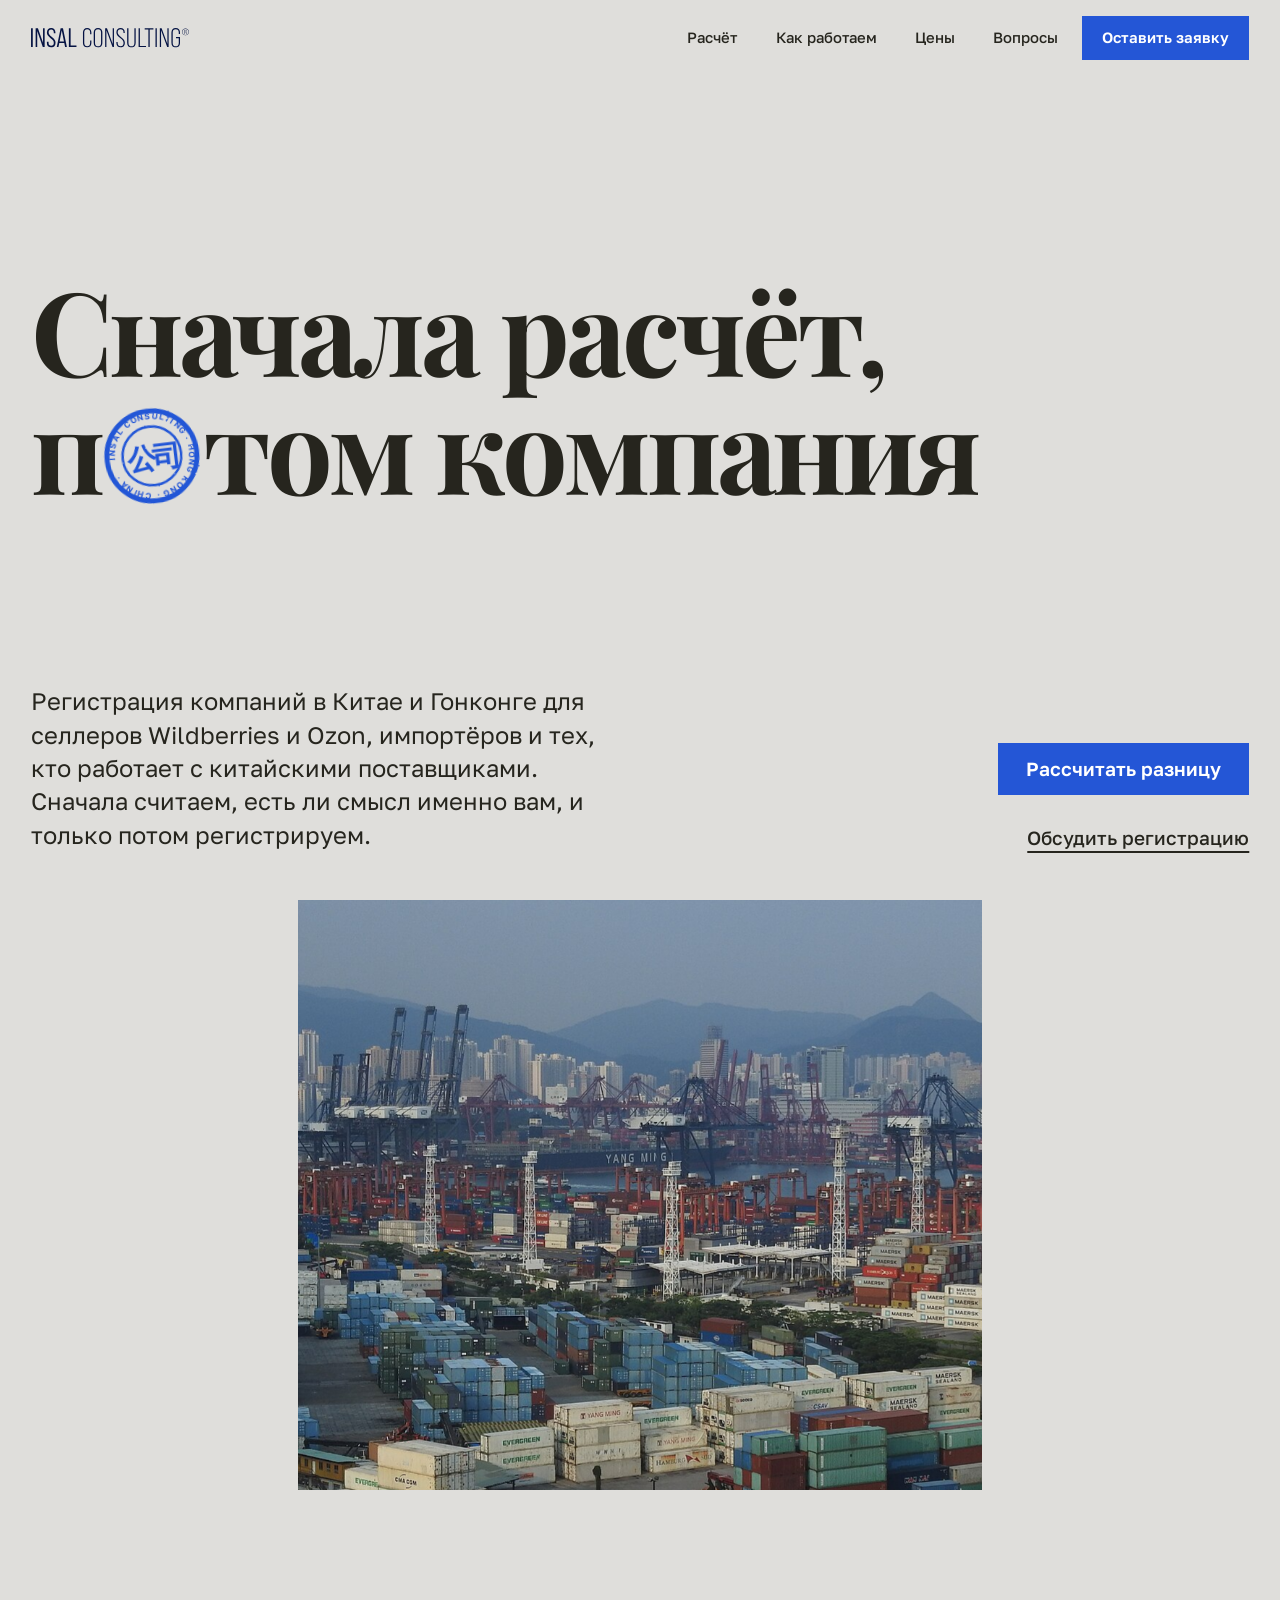
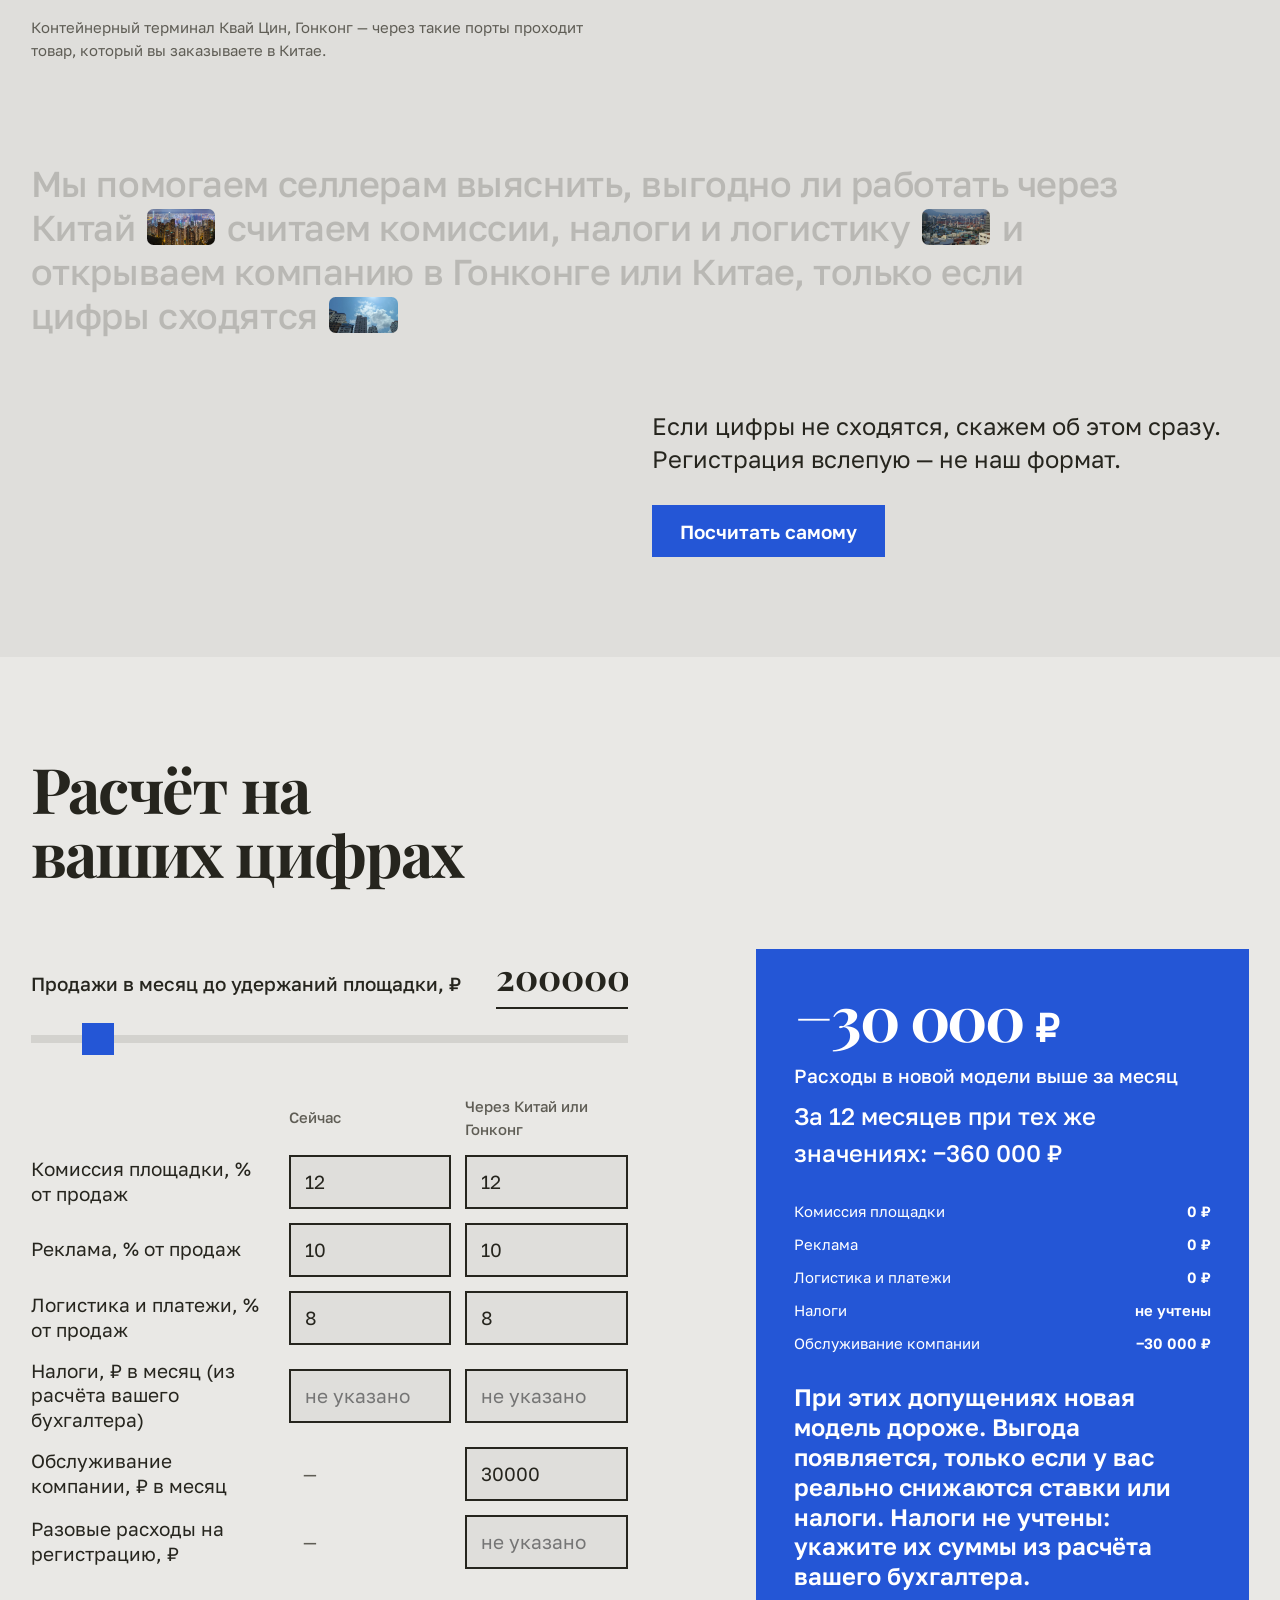
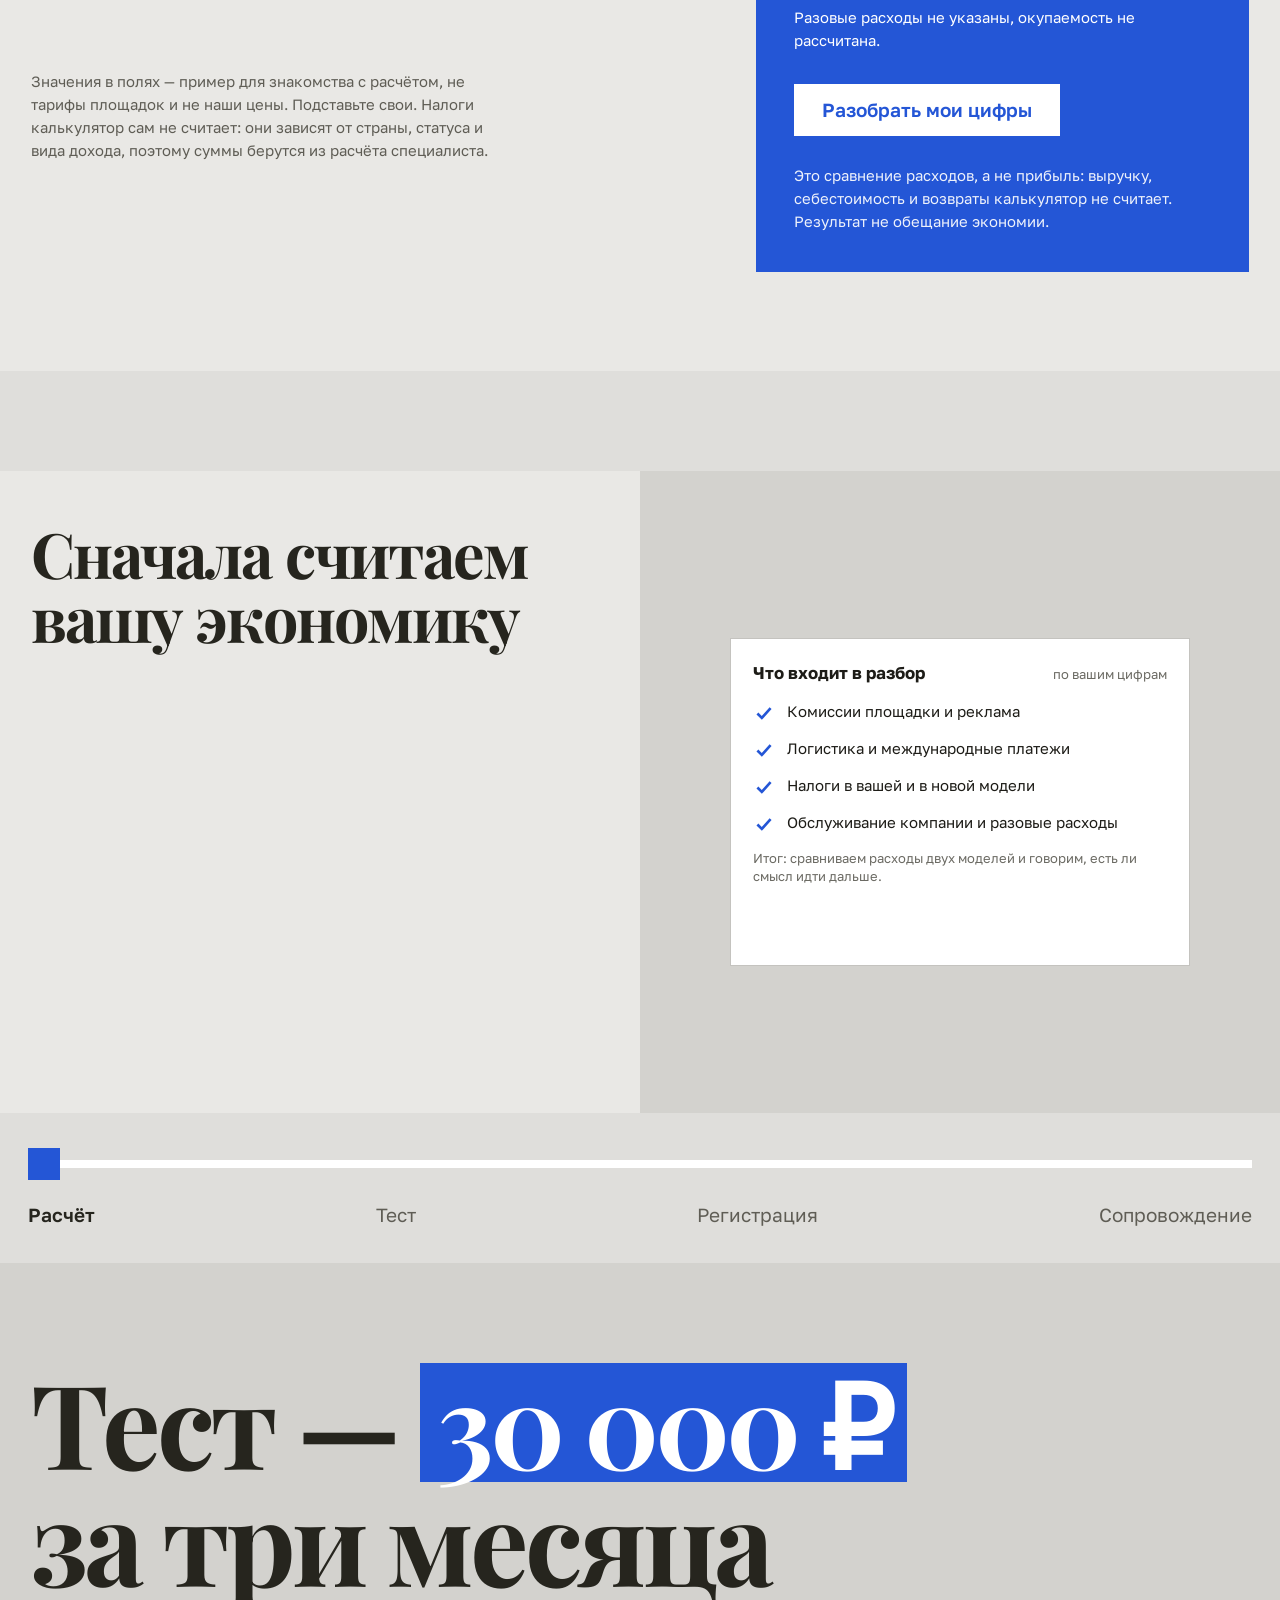
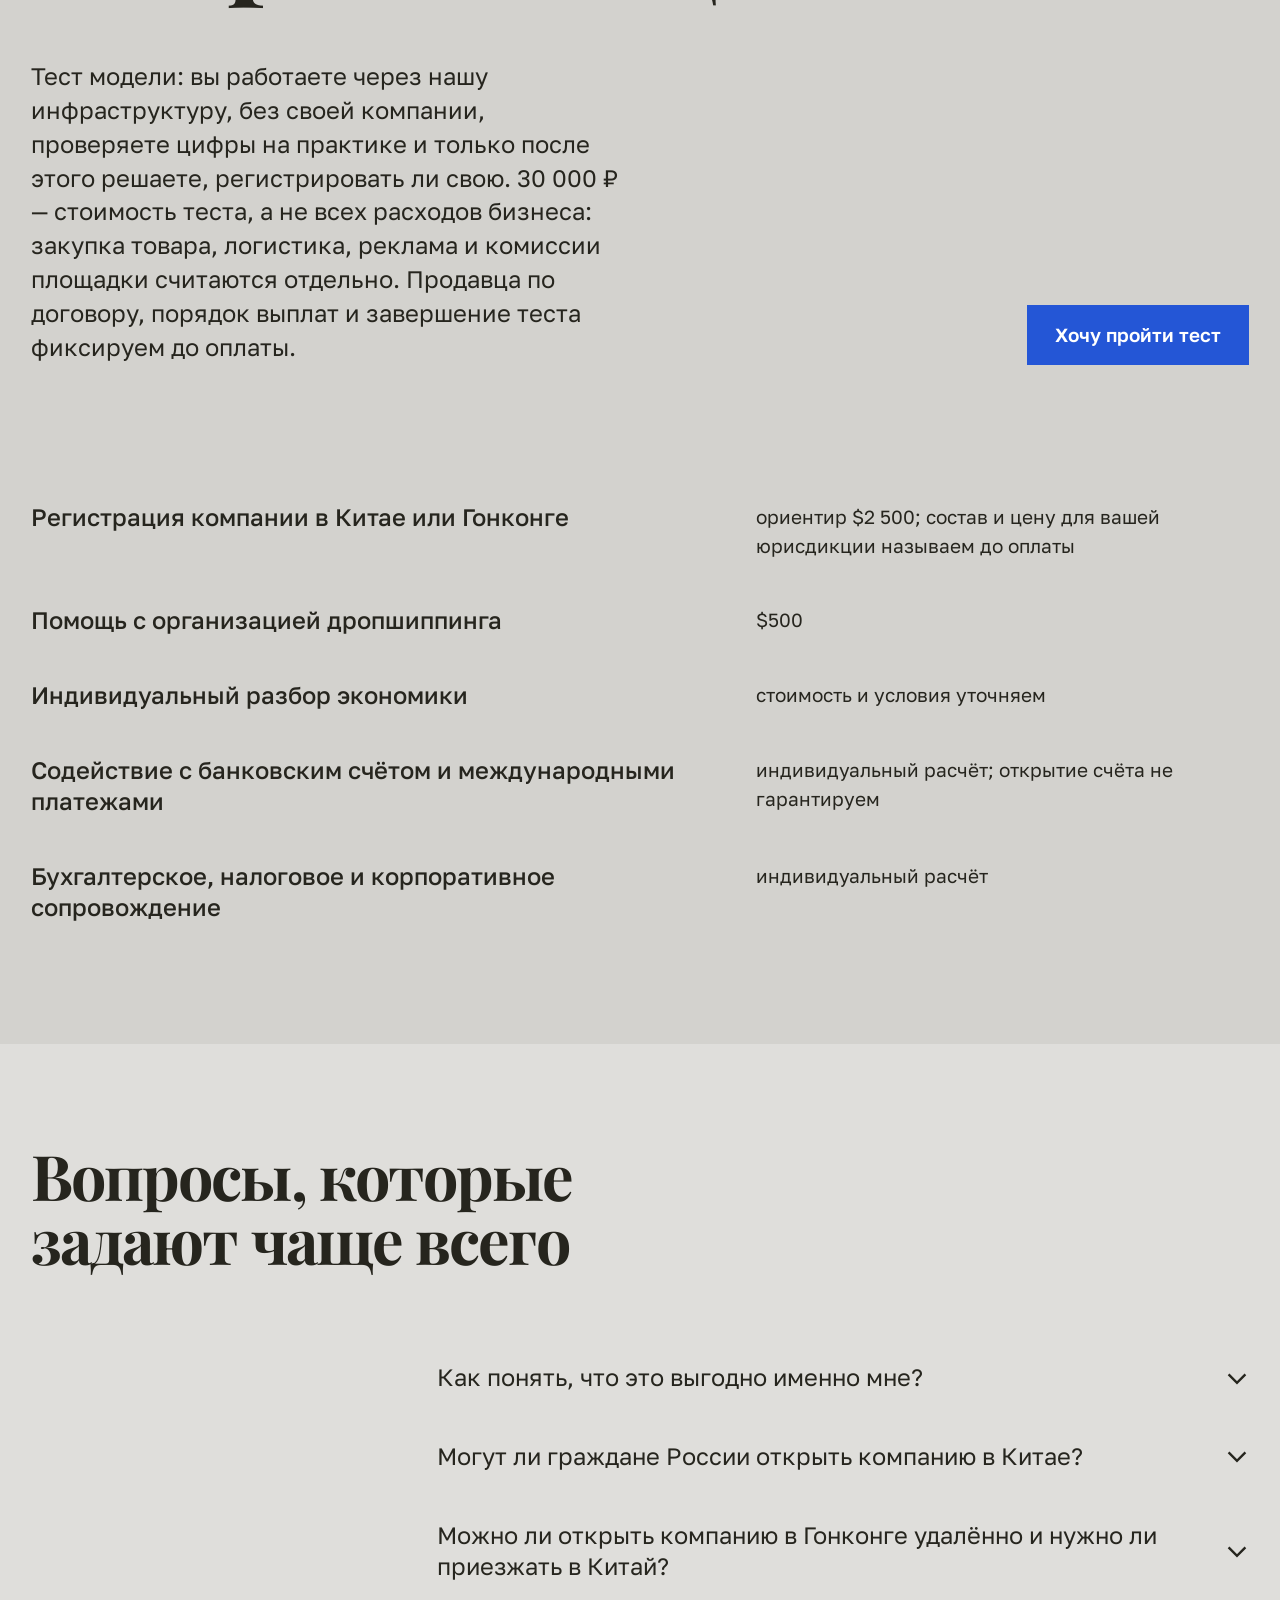
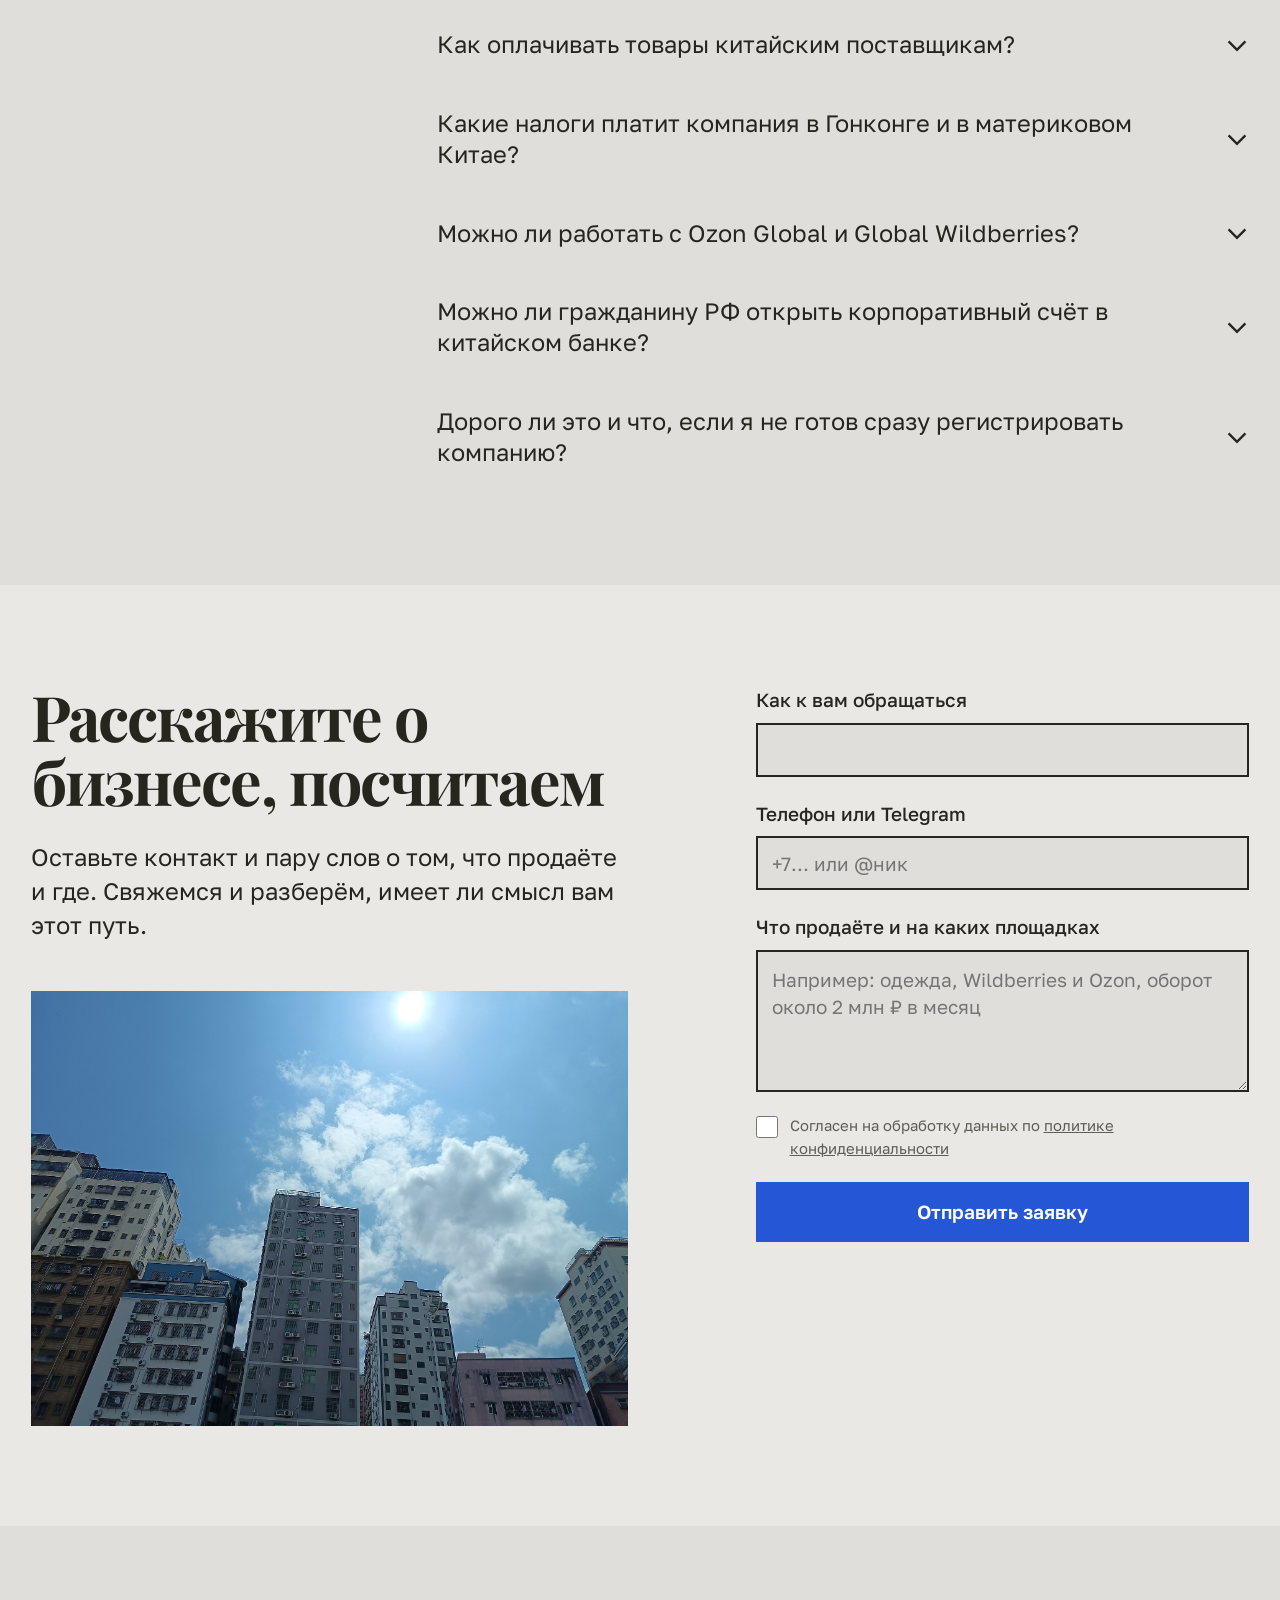
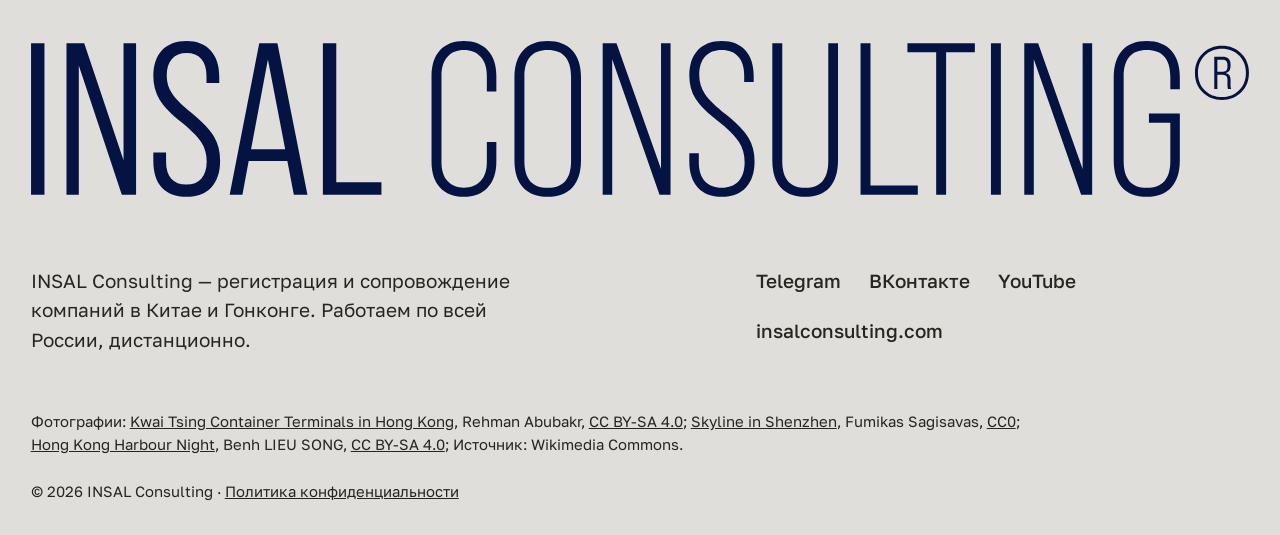
<file: index.html>
<!doctype html>
<html lang="ru">
<head>
<meta charset="utf-8">
<meta name="viewport" content="width=device-width, initial-scale=1">
<title>Регистрация компаний в Китае и Гонконге — INSAL Consulting</title>
<meta name="description" content="Помогаем селлерам Wildberries и Ozon и предпринимателям, работающим с Китаем, посчитать выгоду от компании в Китае или Гонконге, проверить модель на тесте и только потом зарегистрировать компанию.">
<meta name="theme-color" content="#dfdedb">
<meta property="og:title" content="INSAL Consulting — сначала расчёт, потом компания">
<meta property="og:description" content="Компания в Китае или Гонконге для селлеров и импортёров: расчёт экономики, тест модели, регистрация и сопровождение.">
<meta property="og:type" content="website">
<link rel="icon" href="data:image/svg+xml,%3Csvg xmlns='http://www.w3.org/2000/svg' viewBox='0 0 64 64'%3E%3Ccircle cx='32' cy='32' r='28' fill='none' stroke='%232456d6' stroke-width='6'/%3E%3Ccircle cx='32' cy='32' r='14' fill='%232456d6'/%3E%3C/svg%3E">
<link rel="preconnect" href="https://fonts.googleapis.com">
<link rel="preconnect" href="https://fonts.gstatic.com" crossorigin>
<link href="https://fonts.googleapis.com/css2?family=Golos+Text:wght@400;500;600&family=Playfair+Display:wght@600;700;800&display=swap" rel="stylesheet">
<link rel="stylesheet" href="styles.css">
<script>document.documentElement.classList.add('js');setTimeout(function(){if(!window.__ok){document.documentElement.classList.remove('js')}},3500)</script>
</head>
<body>

<svg width="0" height="0" style="position:absolute" aria-hidden="true" focusable="false">
  <defs>
    <filter id="ink" x="-5%" y="-5%" width="110%" height="110%">
      <feTurbulence type="fractalNoise" baseFrequency="0.9" numOctaves="2" seed="7" result="n"/>
      <feDisplacementMap in="SourceGraphic" in2="n" scale="1.6"/>
    </filter>
    <symbol id="seal" viewBox="0 0 100 100">
      <g filter="url(#ink)" fill="none" stroke="currentColor">
        <circle cx="50" cy="50" r="46" stroke-width="5"/>
        <circle cx="50" cy="50" r="30" stroke-width="2.5"/>
        <path id="sealpath" d="M50 50m-38 0a38 38 0 1 1 76 0a38 38 0 1 1-76 0" stroke="none"/>
      </g>
      <text font-family="Golos Text, Arial, sans-serif" font-size="8.6" font-weight="600" letter-spacing="1.1" fill="currentColor" filter="url(#ink)">
        <textPath href="#sealpath" startOffset="0">INSAL CONSULTING · HONG KONG · CHINA ·</textPath>
      </text>
      <text x="50" y="62" text-anchor="middle" font-family="'Noto Serif SC','Songti SC','SimSun','Microsoft YaHei',serif" font-size="30" font-weight="700" fill="currentColor" filter="url(#ink)">公司</text>
    </symbol>
  </defs>
</svg>

<header class="bar" id="header">
  <div class="bar__in">
    <a class="logo" href="#top" aria-label="INSAL Consulting — наверх"><img src="img/logo.svg" width="197" height="26" alt="INSAL Consulting"></a>
    <nav class="nav" id="nav" aria-label="Разделы">
      <a href="#calc">Расчёт</a>
      <a href="#stages">Как работаем</a>
      <a href="#price">Цены</a>
      <a href="#faq">Вопросы</a>
    </nav>
    <a class="btn btn--sm bar__cta" href="#contact"><span class="btn__t">Оставить заявку</span></a>
    <button class="burger" id="burger" type="button" aria-label="Меню" aria-expanded="false" aria-controls="nav"><span></span><span></span></button>
  </div>
</header>

<main id="top">

<!-- HERO -->
<section class="hero" aria-labelledby="h1">
  <div class="hero__stage">
    <h1 class="hero__title" id="h1" aria-label="Сначала расчёт, потом компания">
      <span class="ln" aria-hidden="true"><span class="ln__i">Сначала расчёт,</span></span>
      <span class="ln" aria-hidden="true"><span class="ln__i">п<svg class="seal" viewBox="0 0 100 100" focusable="false"><use href="#seal"/></svg>том компания</span></span>
    </h1>
  </div>
  <div class="hero__foot">
    <p class="hero__sub">Регистрация компаний в Китае и Гонконге для селлеров Wildberries и Ozon, импортёров и тех, кто работает с китайскими поставщиками. Сначала считаем, есть ли смысл именно вам, и только потом регистрируем.</p>
    <div class="hero__act">
      <a class="btn" href="#calc"><span class="btn__t">Рассчитать разницу</span></a>
      <a class="link" href="#contact" data-topic="Хочу обсудить регистрацию компании">Обсудить регистрацию</a>
    </div>
  </div>
</section>

<!-- SHUTTER IMAGE -->
<figure class="band" id="band">
  <div class="band__win" id="bandWin">
    <img class="band__img" id="bandImg" src="img/kwai-tsing-container-terminals-in-hong-kong.jpg" width="1920" height="1440" alt="Контейнерный терминал Квай Цин в Гонконге: краны, штабеля контейнеров и город за бухтой" decoding="async">
  </div>
  <figcaption class="band__cap">Контейнерный терминал Квай Цин, Гонконг — через такие порты проходит товар, который вы заказываете в Китае.</figcaption>
</figure>

<!-- STATEMENT -->
<section class="sec sec--state" id="about" aria-labelledby="h-about">
  <h2 class="sr" id="h-about">Чем мы занимаемся</h2>
  <div class="wrap">
    <p class="statement" id="statement">Мы помогаем селлерам выяснить, выгодно ли работать через Китай <span class="pic"><img src="img/hong-kong-harbour-night-2019-06-11.jpg" width="1920" height="908" alt="Гавань Виктория ночью" loading="lazy" decoding="async" style="object-position:30% 50%"></span> считаем комиссии, налоги и логистику <span class="pic"><img src="img/kwai-tsing-container-terminals-in-hong-kong.jpg" width="1920" height="1440" alt="Контейнеры в порту Гонконга" loading="lazy" decoding="async" style="object-position:30% 70%"></span> и открываем компанию в Гонконге или Китае, только если цифры сходятся <span class="pic"><img src="img/skyline-in-shenzhen-20250327.jpg" width="1920" height="1440" alt="Небоскрёбы Шэньчжэня" loading="lazy" decoding="async" style="object-position:50% 38%"></span></p>
    <div class="state__side">
      <p class="lead">Если цифры не сходятся, скажем об этом сразу. Регистрация вслепую — не наш формат.</p>
      <a class="btn" href="#calc"><span class="btn__t">Посчитать самому</span></a>
    </div>
  </div>
</section>

<!-- CALCULATOR -->
<section class="sec sec--calc" id="calc" aria-labelledby="h-calc">
  <div class="wrap">
    <h2 class="head" id="h-calc">Расчёт на ваших цифрах</h2>
    <div class="calc">
      <form class="calc__in" id="calcForm" novalidate aria-label="Предварительный расчёт разницы расходов">
        <div class="field">
          <label for="c-turn-n">Продажи в месяц до удержаний площадки, ₽</label>
          <input class="field__num" id="c-turn-n" type="text" inputmode="numeric" maxlength="11" autocomplete="off" value="2000000">
          <input id="c-turn" class="range" type="range" min="200000" max="20000000" step="100000" value="2000000" aria-label="Продажи в месяц, ползунок">
        </div>
        <div class="pairs" role="group" aria-label="Расходы">
          <div class="pairs__h"><span></span><span>Сейчас</span><span>Через Китай или Гонконг</span></div>
          <label class="pairs__r"><span>Комиссия площадки, % от продаж</span><input id="c-com0" type="text" inputmode="decimal" maxlength="7" autocomplete="off" value="12" aria-label="Комиссия площадки, % от продаж, сейчас"><input id="c-com1" type="text" inputmode="decimal" maxlength="7" autocomplete="off" value="12" aria-label="Комиссия площадки, % от продаж, в новой модели"></label>
          <label class="pairs__r"><span>Реклама, % от продаж</span><input id="c-ad0" type="text" inputmode="decimal" maxlength="7" autocomplete="off" value="10" aria-label="Реклама, % от продаж, сейчас"><input id="c-ad1" type="text" inputmode="decimal" maxlength="7" autocomplete="off" value="10" aria-label="Реклама, % от продаж, в новой модели"></label>
          <label class="pairs__r"><span>Логистика и платежи, % от продаж</span><input id="c-log0" type="text" inputmode="decimal" maxlength="7" autocomplete="off" value="8" aria-label="Логистика и платежи, % от продаж, сейчас"><input id="c-log1" type="text" inputmode="decimal" maxlength="7" autocomplete="off" value="8" aria-label="Логистика и платежи, % от продаж, в новой модели"></label>
          <label class="pairs__r"><span>Налоги, ₽ в месяц (из расчёта вашего бухгалтера)</span><input id="c-tax0" type="text" inputmode="decimal" maxlength="11" autocomplete="off" placeholder="не указано" aria-label="Налоги сейчас, рублей в месяц"><input id="c-tax1" type="text" inputmode="decimal" maxlength="11" autocomplete="off" placeholder="не указано" aria-label="Налоги в новой модели, рублей в месяц"></label>
          <label class="pairs__r pairs__r--one"><span>Обслуживание компании, ₽ в месяц</span><span class="pairs__dash" aria-hidden="true">—</span><input id="c-srv" type="text" inputmode="numeric" maxlength="9" autocomplete="off" value="30000" aria-label="Обслуживание компании, рублей в месяц"></label>
          <label class="pairs__r pairs__r--one"><span>Разовые расходы на регистрацию, ₽</span><span class="pairs__dash" aria-hidden="true">—</span><input id="c-once" type="text" inputmode="numeric" maxlength="9" autocomplete="off" placeholder="не указано" aria-label="Разовые расходы на регистрацию, рублей"></label>
        </div>
        <p class="calc__err" id="calcErr" role="alert"></p>
        <p class="note">Значения в полях — пример для знакомства с расчётом, не тарифы площадок и не наши цены. Подставьте свои. Налоги калькулятор сам не считает: они зависят от страны, статуса и вида дохода, поэтому суммы берутся из расчёта специалиста.</p>
      </form>

      <div class="calc__out" id="calcOut">
        <p class="out__num"><span id="outNum">−30 000</span> <span class="out__cur">₽</span></p>
        <p class="out__label" id="outLabel">Изменение расходов за месяц</p>
        <p class="out__year" id="outYear"></p>
        <dl class="out__list">
          <div><dt>Комиссия площадки</dt><dd id="d-com">0 ₽</dd></div>
          <div><dt>Реклама</dt><dd id="d-ad">0 ₽</dd></div>
          <div><dt>Логистика и платежи</dt><dd id="d-log">0 ₽</dd></div>
          <div><dt>Налоги</dt><dd id="d-tax">не учтены</dd></div>
          <div><dt>Обслуживание компании</dt><dd id="d-srv">−30 000 ₽</dd></div>
        </dl>
        <p class="out__verdict" id="outVerdict" aria-live="polite"></p>
        <p class="out__pay" id="outPay"></p>
        <button class="btn btn--inv" type="button" id="calcGo"><span class="btn__t">Разобрать мои цифры</span></button>
        <p class="out__fine">Это сравнение расходов, а не прибыль: выручку, себестоимость и возвраты калькулятор не считает. Результат не обещание экономии.</p>
      </div>
    </div>
  </div>
</section>

<!-- STAGES -->
<section class="stages" id="stages" aria-labelledby="h-stages">
  <div class="stages__split">
    <div class="stages__l">
      <h2 class="clauses" id="h-stages" aria-label="Как это работает: четыре этапа"><span class="clause" id="clauseText" aria-hidden="true">Сначала считаем вашу экономику</span></h2>
    </div>
    <div class="stages__r">
      <div class="frags">

        <div class="frag is-on" data-i="0" data-ui>
          <div class="ui__h"><b>Что входит в разбор</b><span>по вашим цифрам</span></div>
          <ul class="ui__check">
            <li><svg viewBox="0 0 20 20" aria-hidden="true"><path d="M4 10.5l4 4 8-9" fill="none" stroke="currentColor" stroke-width="2.4"/></svg><span>Комиссии площадки и реклама</span></li>
            <li><svg viewBox="0 0 20 20" aria-hidden="true"><path d="M4 10.5l4 4 8-9" fill="none" stroke="currentColor" stroke-width="2.4"/></svg><span>Логистика и международные платежи</span></li>
            <li><svg viewBox="0 0 20 20" aria-hidden="true"><path d="M4 10.5l4 4 8-9" fill="none" stroke="currentColor" stroke-width="2.4"/></svg><span>Налоги в вашей и в новой модели</span></li>
            <li><svg viewBox="0 0 20 20" aria-hidden="true"><path d="M4 10.5l4 4 8-9" fill="none" stroke="currentColor" stroke-width="2.4"/></svg><span>Обслуживание компании и разовые расходы</span></li>
          </ul>
          <p class="ui__fine">Итог: сравниваем расходы двух моделей и говорим, есть ли смысл идти дальше.</p>
        </div>

        <div class="frag" data-i="1" data-ui>
          <div class="ui__h"><b>Тест модели</b><span>30 000 ₽ · 3 месяца</span></div>
          <ul class="ui__steps">
            <li class="done"><i></i><span>Подключаем вас к нашей инфраструктуре</span></li>
            <li class="done"><i></i><span>Размещаем товары на международной площадке</span></li>
            <li class="now"><i></i><span>Проверяем платежи, логистику и маржу</span></li>
            <li><i></i><span>Считаем итог теста вместе с вами</span></li>
          </ul>
          <div class="ui__months"><span class="on">Месяц 1</span><span class="on">Месяц 2</span><span>Месяц 3</span></div>
          <p class="ui__fine">Своей компании на время теста не нужно.</p>
        </div>

        <div class="frag" data-i="2" data-ui>
          <div class="ui__h"><b>Регистрация компании</b><span>Китай или Гонконг</span></div>
          <ul class="ui__check">
            <li><svg viewBox="0 0 20 20" aria-hidden="true"><path d="M4 10.5l4 4 8-9" fill="none" stroke="currentColor" stroke-width="2.4"/></svg><span>Выбираем юрисдикцию под вашу задачу</span></li>
            <li><svg viewBox="0 0 20 20" aria-hidden="true"><path d="M4 10.5l4 4 8-9" fill="none" stroke="currentColor" stroke-width="2.4"/></svg><span>Готовим и подаём документы дистанционно</span></li>
            <li><svg viewBox="0 0 20 20" aria-hidden="true"><path d="M4 10.5l4 4 8-9" fill="none" stroke="currentColor" stroke-width="2.4"/></svg><span>Получаем регистрацию и корпоративные документы</span></li>
            <li><svg viewBox="0 0 20 20" aria-hidden="true"><path d="M4 10.5l4 4 8-9" fill="none" stroke="currentColor" stroke-width="2.4"/></svg><span>Помогаем с банковским счётом и платежами</span></li>
          </ul>
          <svg class="ui__seal" viewBox="0 0 100 100" aria-hidden="true"><use href="#seal"/></svg>
        </div>

        <div class="frag" data-i="3" data-ui>
          <div class="ui__h"><b>Сопровождение</b><span>каждый месяц</span></div>
          <ul class="ui__list">
            <li><b>Бухгалтерия</b><span>учёт и отчётность компании</span></li>
            <li><b>Налоги</b><span>расчёт и подача в вашей юрисдикции</span></li>
            <li><b>Корпоративное обслуживание</b><span>документы, адрес, продления</span></li>
            <li><b>Международные платежи</b><span>переводы поставщикам</span></li>
          </ul>
          <p class="ui__fine">Стоимость считаем индивидуально.</p>
        </div>

      </div>
    </div>
    <div class="stages__ctl">
      <div class="track">
        <span class="track__bg"></span><span class="track__fill" id="trackFill"></span>
        <input class="range range--stage" id="stageRange" type="range" min="0" max="3" step="1" value="0" aria-label="Этап работы" aria-valuetext="Расчёт">
      </div>
      <div class="stops" id="stops" role="group" aria-label="Этапы работы">
        <button type="button" class="is-on" data-i="0">Расчёт</button>
        <button type="button" data-i="1">Тест</button>
        <button type="button" data-i="2">Регистрация</button>
        <button type="button" data-i="3">Сопровождение</button>
      </div>
      <p class="sr" id="stageLive" aria-live="polite"></p>
    </div>
  </div>
</section>

<!-- PRICE -->
<section class="sec sec--price" id="price" aria-labelledby="h-price">
  <div class="wrap">
    <h2 class="pricehead" id="h-price">
      <span class="pl">Тест — <span class="pblock" id="pblock">30 000 ₽</span></span>
      <span class="pl">за три месяца</span>
    </h2>
    <div class="price__row">
      <p class="lead price__sub">Тест модели: вы работаете через нашу инфраструктуру, без своей компании, проверяете цифры на практике и только после этого решаете, регистрировать ли свою. 30 000 ₽ — стоимость теста, а не всех расходов бизнеса: закупка товара, логистика, реклама и комиссии площадки считаются отдельно. Продавца по договору, порядок выплат и завершение теста фиксируем до оплаты.</p>
      <a class="btn price__btn" href="#contact" data-topic="Хочу пройти тест модели (30 000 ₽ за 3 месяца)"><span class="btn__t">Хочу пройти тест</span></a>
    </div>
    <dl class="plist">
      <div class="plist__r"><dt>Регистрация компании в Китае или Гонконге</dt><dd>ориентир $2 500; состав и цену для вашей юрисдикции называем до оплаты</dd></div>
      <div class="plist__r"><dt>Помощь с организацией дропшиппинга</dt><dd>$500</dd></div>
      <div class="plist__r"><dt>Индивидуальный разбор экономики</dt><dd>стоимость и условия уточняем</dd></div>
      <div class="plist__r"><dt>Содействие с банковским счётом и международными платежами</dt><dd>индивидуальный расчёт; открытие счёта не гарантируем</dd></div>
      <div class="plist__r"><dt>Бухгалтерское, налоговое и корпоративное сопровождение</dt><dd>индивидуальный расчёт</dd></div>
    </dl>
  </div>
</section>

<!-- FAQ -->
<section class="sec sec--faq" id="faq" aria-labelledby="h-faq">
  <div class="wrap">
    <h2 class="head head--wide" id="h-faq">Вопросы, которые задают чаще всего</h2>
    <div class="faq">
      <details class="q" name="faq">
        <summary><span>Как понять, что это выгодно именно мне?</span><svg viewBox="0 0 20 20" aria-hidden="true"><path d="M3 7l7 7 7-7" fill="none" stroke="currentColor" stroke-width="2"/></svg></summary>
        <div class="q__a"><p>Считаем до регистрации: берём ваш оборот, комиссии, налоги, логистику и платежи и сравниваем с работой через компанию в Китае или Гонконге. Если разница не оправдывает расходы, так и скажем. Если хочется проверить на практике, есть тест за 30 000 ₽ на три месяца, без своей компании.</p></div>
      </details>
      <details class="q" name="faq">
        <summary><span>Могут ли граждане России открыть компанию в Китае?</span><svg viewBox="0 0 20 20" aria-hidden="true"><path d="M3 7l7 7 7-7" fill="none" stroke="currentColor" stroke-width="2"/></svg></summary>
        <div class="q__a"><p>Да, гражданин РФ может быть владельцем компании в Китае и в Гонконге. Какой формат подойдёт, зависит от задачи: закупки, продажи на площадках, международная торговля. Подбираем его на разборе.</p></div>
      </details>
      <details class="q" name="faq">
        <summary><span>Можно ли открыть компанию в Гонконге удалённо и нужно ли приезжать в Китай?</span><svg viewBox="0 0 20 20" aria-hidden="true"><path d="M3 7l7 7 7-7" fill="none" stroke="currentColor" stroke-width="2"/></svg></summary>
        <div class="q__a"><p>Для регистрации компании в Гонконге личный визит не требуется. Требования для материкового Китая и для конкретного банка зависят от формата компании и от самого банка. Скажем о них заранее, до оплаты.</p></div>
      </details>
      <details class="q" name="faq">
        <summary><span>Как оплачивать товары китайским поставщикам?</span><svg viewBox="0 0 20 20" aria-hidden="true"><path d="M3 7l7 7 7-7" fill="none" stroke="currentColor" stroke-width="2"/></svg></summary>
        <div class="q__a"><p>Платёж уходит от имени вашей компании, а не частного лица. Схему переводов и банк подбираем индивидуально, сроки и условия зависят от банка. Помощь с платежами считаем отдельно.</p></div>
      </details>
      <details class="q" name="faq">
        <summary><span>Какие налоги платит компания в Гонконге и в материковом Китае?</span><svg viewBox="0 0 20 20" aria-hidden="true"><path d="M3 7l7 7 7-7" fill="none" stroke="currentColor" stroke-width="2"/></svg></summary>
        <div class="q__a"><p>В Гонконге налогообложение зависит от того, где компания ведёт деятельность и получает прибыль. В материковом Китае ставка зависит от размера бизнеса, прибыли и налогового статуса компании. Общей цифры «для всех» не называем: считаем для вашей модели, учитывая и ваши обязательства в России.</p></div>
      </details>
      <details class="q" name="faq">
        <summary><span>Можно ли работать с Ozon Global и Global Wildberries?</span><svg viewBox="0 0 20 20" aria-hidden="true"><path d="M3 7l7 7 7-7" fill="none" stroke="currentColor" stroke-width="2"/></svg></summary>
        <div class="q__a"><p>Мы организуем работу через международную программу Ozon Global и другие доступные площадки. Условия Wildberries для иностранных продавцов зависят от страны и меняются, поэтому актуальные правила по WB уточняем отдельно на разборе, до оплаты.</p></div>
      </details>
      <details class="q" name="faq">
        <summary><span>Можно ли гражданину РФ открыть корпоративный счёт в китайском банке?</span><svg viewBox="0 0 20 20" aria-hidden="true"><path d="M3 7l7 7 7-7" fill="none" stroke="currentColor" stroke-width="2"/></svg></summary>
        <div class="q__a"><p>Это зависит от банка, юрисдикции и проверки бизнеса. Гарантировать открытие счёта нельзя, и мы этого не обещаем. Помогаем подготовиться и подобрать варианты, стоимость считаем индивидуально.</p></div>
      </details>
      <details class="q" name="faq">
        <summary><span>Дорого ли это и что, если я не готов сразу регистрировать компанию?</span><svg viewBox="0 0 20 20" aria-hidden="true"><path d="M3 7l7 7 7-7" fill="none" stroke="currentColor" stroke-width="2"/></svg></summary>
        <div class="q__a"><p>Регистрировать сразу не обязательно. Можно начать с теста: 30 000 ₽ за три месяца, вы работаете через нашу инфраструктуру и смотрите на реальные цифры. Решение о своей компании принимаете после этого.</p></div>
      </details>
    </div>
  </div>
</section>

<!-- CONTACT -->
<section class="sec sec--contact" id="contact" aria-labelledby="h-contact">
  <div class="wrap contact">
    <div class="contact__l">
      <h2 class="head" id="h-contact">Расскажите о бизнесе, посчитаем</h2>
      <p class="lead">Оставьте контакт и пару слов о том, что продаёте и где. Свяжемся и разберём, имеет ли смысл вам этот путь.</p>
      <figure class="contact__pic">
        <img src="img/skyline-in-shenzhen-20250327.jpg" width="1920" height="1440" alt="Небоскрёбы Шэньчжэня на фоне неба" loading="lazy" decoding="async">
      </figure>
    </div>
    <form class="form" id="leadForm" novalidate>
      <input type="text" name="_gotcha" style="display:none" tabindex="-1" autocomplete="off">
      <div class="f">
        <label for="f-name">Как к вам обращаться</label>
        <input id="f-name" name="name" type="text" autocomplete="name" maxlength="80" required aria-describedby="formSt">
      </div>
      <div class="f">
        <label for="f-contact">Телефон или Telegram</label>
        <input id="f-contact" name="contact" type="text" autocomplete="tel" placeholder="+7… или @ник" maxlength="80" required aria-describedby="formSt">
      </div>
      <div class="f">
        <label for="f-comment">Что продаёте и на каких площадках</label>
        <textarea id="f-comment" name="comment" rows="4" maxlength="1500" placeholder="Например: одежда, Wildberries и Ozon, оборот около 2 млн ₽ в месяц"></textarea>
      </div>
      <input type="hidden" name="topic" id="f-topic" value="">
      <label class="agree"><input type="checkbox" id="f-agree" name="consent" value="yes" required><span>Согласен на обработку данных по <a href="privacy.html">политике конфиденциальности</a></span></label>
      <button class="btn btn--full" type="submit"><span class="btn__t">Отправить заявку</span></button>
      <p class="form__st" id="formSt" role="status" aria-live="polite"></p>
    </form>
  </div>
</section>

</main>

<footer class="foot">
  <div class="wrap">
    <a class="foot__logo" href="#top" aria-label="INSAL Consulting — наверх"><img src="img/logo.svg" width="197" height="26" alt="INSAL Consulting" loading="lazy"></a>
    <div class="foot__row">
      <p class="foot__about">INSAL Consulting — регистрация и сопровождение компаний в Китае и Гонконге. Работаем по всей России, дистанционно.</p>
      <p class="foot__links">
        <a href="https://t.me/insal_tovary_kitai" target="_blank" rel="noopener">Telegram</a>
        <a href="https://vk.ru/insal_consulting" target="_blank" rel="noopener">ВКонтакте</a>
        <a href="https://youtube.com/@insal_consulting" target="_blank" rel="noopener">YouTube</a>
        <a href="https://insalconsulting.com" target="_blank" rel="noopener">insalconsulting.com</a>
      </p>
    </div>
    <p class="credits">Фотографии: <a href="https://commons.wikimedia.org/wiki/File:Kwai_Tsing_Container_Terminals_in_Hong_Kong.jpg">Kwai Tsing Container Terminals in Hong Kong</a>, Rehman Abubakr, <a href="https://creativecommons.org/licenses/by-sa/4.0">CC BY-SA 4.0</a>; <a href="https://commons.wikimedia.org/wiki/File:Skyline_in_Shenzhen_(20250327).jpg">Skyline in Shenzhen</a>, Fumikas Sagisavas, <a href="https://creativecommons.org/publicdomain/zero/1.0/deed.en">CC0</a>; <a href="https://commons.wikimedia.org/wiki/File:Hong_Kong_Harbour_Night_2019-06-11.jpg">Hong Kong Harbour Night</a>, Benh LIEU SONG, <a href="https://creativecommons.org/licenses/by-sa/4.0">CC BY-SA 4.0</a>; Источник: Wikimedia Commons.</p>
    <p class="foot__copy">© <span id="year">2026</span> INSAL Consulting · <a href="privacy.html">Политика конфиденциальности</a></p>
  </div>
</footer>

<script src="script.js"></script>
</body>
</html>
</file>
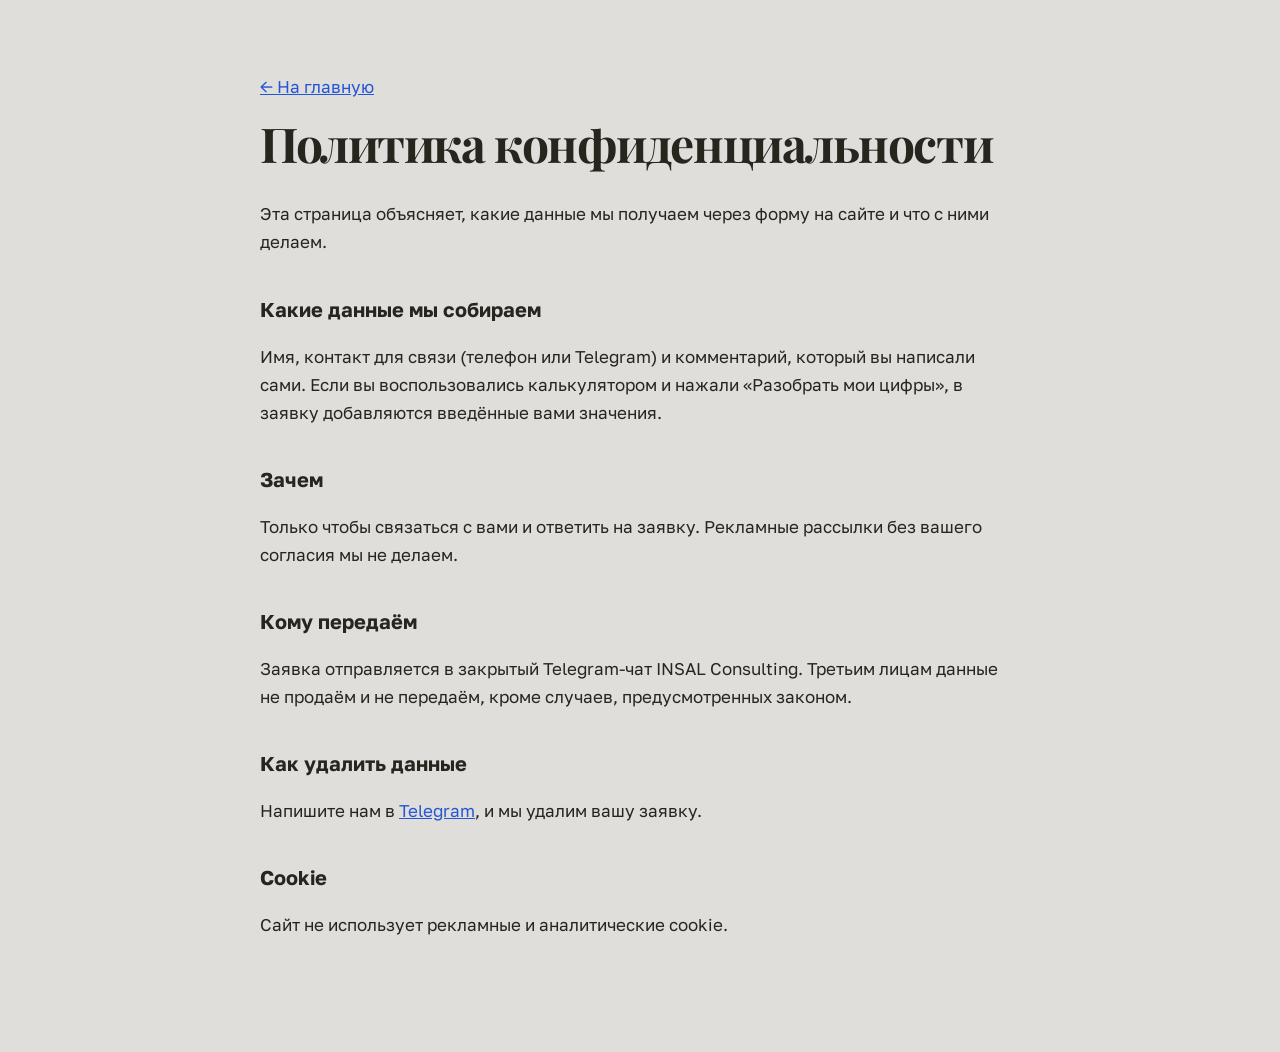
<file: privacy.html>
<!doctype html>
<html lang="ru">
<head>
<meta charset="utf-8">
<meta name="viewport" content="width=device-width, initial-scale=1">
<title>Политика конфиденциальности — INSAL Consulting</title>
<meta name="robots" content="noindex">
<link href="https://fonts.googleapis.com/css2?family=Golos+Text:wght@400;500;600&family=Playfair+Display:wght@700&display=swap" rel="stylesheet">
<style>
  :root { --bg:#dfdedb; --ink:#26251e; --accent:#2456d6; }
  body { margin:0; background:var(--bg); color:var(--ink); font:1.0625rem/1.65 "Golos Text", system-ui, sans-serif; }
  main { max-width: 760px; margin: 0 auto; padding: 56px 20px 96px; }
  h1 { font-family:"Playfair Display", Georgia, serif; font-size: clamp(2rem, 6vw, 3rem); line-height:1.05; letter-spacing:-.03em; margin: 0 0 32px; }
  h2 { font-size:1.25rem; margin: 36px 0 8px; }
  a { color: var(--accent); }
</style>
</head>
<body>
<main>
  <p><a href="index.html">← На главную</a></p>
  <h1>Политика конфиденциальности</h1>
  <p>Эта страница объясняет, какие данные мы получаем через форму на сайте и что с ними делаем.</p>
  <h2>Какие данные мы собираем</h2>
  <p>Имя, контакт для связи (телефон или Telegram) и комментарий, который вы написали сами. Если вы воспользовались калькулятором и нажали «Разобрать мои цифры», в заявку добавляются введённые вами значения.</p>
  <h2>Зачем</h2>
  <p>Только чтобы связаться с вами и ответить на заявку. Рекламные рассылки без вашего согласия мы не делаем.</p>
  <h2>Кому передаём</h2>
  <p>Заявка отправляется в закрытый Telegram-чат INSAL Consulting. Третьим лицам данные не продаём и не передаём, кроме случаев, предусмотренных законом.</p>
  <h2>Как удалить данные</h2>
  <p>Напишите нам в <a href="https://t.me/insal_tovary_kitai">Telegram</a>, и мы удалим вашу заявку.</p>
  <h2>Cookie</h2>
  <p>Сайт не использует рекламные и аналитические cookie.</p>
</main>
</body>
</html>
</file>
<file: styles.css>
:root {
  --bg: #dfdedb;
  --surface: #d3d2ce;
  --field: #e9e8e5;
  --ink: #26251e;
  --muted: #5f5d55;
  --accent: #2456d6;
  --accent-ink: #ffffff;
  --accent-deep: #1b44ad;

  --f-display: "Playfair Display", Georgia, "Times New Roman", serif;
  --f-text: "Golos Text", system-ui, -apple-system, "Segoe UI", Arial, sans-serif;

  --m: clamp(16px, 2.4vw, 32px);
  --gap: clamp(64px, 7.8vw, 120px);

  --s-small: clamp(0.875rem, 0.85rem + 0.1vw, 0.9375rem);
  --s-body: clamp(1.0625rem, 1rem + 0.25vw, 1.1875rem);
  --s-lead: clamp(1.1875rem, 1.05rem + 0.55vw, 1.5rem);
  --s-state: clamp(1.5rem, 1.05rem + 1.7vw, 2.25rem);
  --s-head: clamp(2.1rem, 1.2rem + 3.4vw, 4.4rem);
  --s-display: clamp(2.5rem, 9.1vw, 9.6rem);

  --ease: cubic-bezier(.2, .8, .2, 1);
  --ease-io: cubic-bezier(.65, 0, .35, 1);
}

*, *::before, *::after { box-sizing: border-box; }
html { scroll-behavior: smooth; -webkit-text-size-adjust: 100%; }
body {
  margin: 0;
  background: var(--bg);
  color: var(--ink);
  font-family: var(--f-text);
  font-size: var(--s-body);
  line-height: 1.55;
  -webkit-font-smoothing: antialiased;
  text-rendering: optimizeLegibility;
  overflow-x: clip;
}
img { display: block; max-width: 100%; }
a { color: inherit; }
h1, h2, p, dl, dd, ul, figure { margin: 0; padding: 0; }
ul { list-style: none; }
button { font: inherit; color: inherit; cursor: pointer; }
::selection { background: var(--accent); color: var(--accent-ink); }
:focus-visible { outline: 3px solid var(--accent); outline-offset: 3px; }

.sr { position: absolute; width: 1px; height: 1px; overflow: hidden; clip: rect(0 0 0 0); white-space: nowrap; }
.wrap { padding-inline: var(--m); max-width: 1920px; margin-inline: auto; }

/* ---------- bar ---------- */
.bar { position: fixed; inset: 0 0 auto 0; z-index: 50; transition: background-color .3s var(--ease), transform .4s var(--ease); }
.bar.scrolled { background: var(--bg); }
.bar.hide { transform: translateY(-100%); }
.bar__in { display: flex; align-items: center; gap: 24px; min-width: 0; padding: 16px var(--m); max-width: 1920px; margin-inline: auto; }
.logo { flex-shrink: 0; display: block; }
.logo img { width: 158px; height: auto; }
.nav { display: flex; gap: clamp(20px, 3vw, 44px); margin-left: auto; }
.nav a { white-space: nowrap; text-decoration: none; font-size: var(--s-small); font-weight: 500; padding-block: 8px; position: relative; }
.nav a::after { content: ""; position: absolute; left: 0; right: 0; bottom: 2px; height: 2px; background: var(--accent); transform: scaleX(0); transform-origin: left; transition: transform .35s var(--ease); }
.nav a:hover::after, .nav a:focus-visible::after { transform: scaleX(1); }
.bar__cta { flex-shrink: 0; }
.burger { display: none; width: 44px; height: 44px; background: none; border: 0; padding: 0; position: relative; margin-left: auto; }
.burger span { position: absolute; left: 10px; right: 10px; height: 2px; background: var(--ink); transition: transform .35s var(--ease), top .35s var(--ease); }
.burger span:first-child { top: 17px; }
.burger span:last-child { top: 25px; }
.burger.is-open span:first-child { top: 21px; transform: rotate(45deg); }
.burger.is-open span:last-child { top: 21px; transform: rotate(-45deg); }

/* ---------- buttons ---------- */
.btn { position: relative; display: inline-flex; align-items: center; justify-content: center; min-height: 52px; padding: 0 28px; background: var(--accent); color: var(--accent-ink); font-weight: 600; font-size: var(--s-body); text-decoration: none; border: 0; border-radius: 0; overflow: hidden; isolation: isolate; transition: transform .25s var(--ease); }
.btn::before { content: ""; position: absolute; inset: 0; background: var(--ink); transform: translateY(101%); transition: transform .45s var(--ease); z-index: -1; }
.btn:hover::before, .btn:focus-visible::before { transform: translateY(0); }
.btn:active { transform: scale(.97); }
.btn--sm { min-height: 44px; padding: 0 20px; font-size: var(--s-small); }
.btn--full { width: 100%; min-height: 60px; }
.btn--inv { background: var(--accent-ink); color: var(--accent); }
.btn--inv::before { background: var(--ink); }
.btn--inv:hover, .btn--inv:focus-visible { color: var(--accent-ink); }
.btn__t { position: relative; }
.link { font-weight: 500; text-decoration: underline; text-decoration-thickness: 2px; text-underline-offset: 6px; transition: color .2s; }
.link:hover { color: var(--accent); }

/* ---------- hero ---------- */
.hero { min-height: 100svh; display: grid; grid-template-rows: 1fr auto; padding: 96px var(--m) clamp(28px, 4vw, 48px); max-width: 1920px; margin-inline: auto; }
.hero__stage { display: flex; align-items: center; }
.hero__title { font-family: var(--f-display); font-weight: 700; font-size: var(--s-display); line-height: .98; letter-spacing: -.035em; width: 100%; color: var(--ink); }
.ln { display: block; clip-path: inset(-120% -12% -.1em -12%); padding-bottom: .04em; }
.ln__i { display: block; white-space: nowrap; }
.seal { display: inline-block; width: .84em; height: .84em; vertical-align: -.08em; margin: 0 .02em; color: var(--accent); transform: rotate(-7deg); overflow: visible; }
.hero__foot { display: grid; grid-template-columns: repeat(12, 1fr); gap: 24px; align-items: end; }
.hero__sub { grid-column: 1 / span 6; font-size: var(--s-lead); line-height: 1.4; max-width: 44ch; }
.hero__act { grid-column: 9 / -1; display: flex; align-items: center; justify-content: flex-end; gap: 28px; flex-wrap: wrap; }

.js .hero__title .ln__i { transform: translateY(108%); }
.js.go .hero__title .ln__i { transform: none; transition: transform 1.05s var(--ease); }
.js.go .hero__title .ln:nth-child(2) .ln__i { transition-delay: .12s; }
.js .seal { opacity: 0; }
.js.go .seal { animation: stamp .8s cubic-bezier(.3, 1.1, .4, 1) .95s forwards; }
@keyframes stamp {
  0% { opacity: 0; transform: scale(2.6) rotate(-26deg); }
  55% { opacity: 1; transform: scale(.9) rotate(-9deg); }
  75% { transform: scale(1.05) rotate(-6deg); }
  100% { opacity: 1; transform: scale(1) rotate(-7deg); }
}
.js.go .hero__stage { animation: thud .22s var(--ease-io) 1.5s; }
@keyframes thud { 40% { transform: translateY(5px); } }
.js .hero__sub, .js .hero__act { opacity: 0; transform: translateY(24px); }
.js.go .hero__sub, .js.go .hero__act { opacity: 1; transform: none; transition: opacity .8s var(--ease) 1.25s, transform .8s var(--ease) 1.25s; }
.js.go .hero__act { transition-delay: 1.4s; }
.js .bar { opacity: 0; }
.js.go .bar { opacity: 1; transition: opacity .8s .5s, background-color .3s var(--ease), transform .4s var(--ease); }

/* ---------- shutter band ---------- */
.band { margin: 0; }
.band__win { height: min(78svh, 900px); overflow: hidden; margin-inline: var(--m); clip-path: inset(0 var(--sx, 14%) var(--sy, 12%) var(--sx, 14%)); will-change: clip-path; }
.band__img { width: 100%; height: 100%; object-fit: cover; object-position: 50% 62%; transform: scale(var(--sc, 1.12)); will-change: transform; }
.band__cap { padding: 14px var(--m) 0; font-size: var(--s-small); color: var(--muted); max-width: 70ch; }

/* ---------- sections ---------- */
.sec { padding-block: var(--gap); }
.head { font-family: var(--f-display); font-weight: 700; font-size: var(--s-head); line-height: 1.02; letter-spacing: -.03em; max-width: 18ch; text-wrap: balance; }
.head--wide { max-width: 24ch; }
.lead { font-size: var(--s-lead); line-height: 1.42; max-width: 46ch; }

/* statement */
.sec--state .wrap { display: grid; grid-template-columns: repeat(12, 1fr); column-gap: 24px; }
.statement { grid-column: 1 / span 11; font-size: var(--s-state); line-height: 1.22; font-weight: 500; letter-spacing: -.012em; }
.statement .w { transition: opacity .25s linear; }
.pic { display: inline-block; width: 1.9em; height: 1em; border-radius: .18em; overflow: hidden; vertical-align: -.12em; margin: 0 .08em; position: relative; }
.pic img { width: 100%; height: 100%; object-fit: cover; transition: transform 1.2s var(--ease); }
.pic:hover img { transform: scale(1.18); }
.state__side { grid-column: 7 / -1; margin-top: 72px; display: grid; gap: 28px; justify-items: start; }

/* calculator */
.sec--calc { background: var(--field); }
.calc { margin-top: clamp(40px, 5vw, 72px); display: grid; grid-template-columns: repeat(12, 1fr); column-gap: 24px; row-gap: 32px; align-items: stretch; }
.calc__in { grid-column: 1 / span 6; display: grid; gap: 40px; align-content: start; }
.calc__out { grid-column: 8 / -1; background: var(--accent); color: var(--accent-ink); padding: clamp(24px, 3vw, 44px); display: flex; flex-direction: column; gap: 8px; }
.field { display: grid; grid-template-columns: 1fr auto; align-items: baseline; gap: 14px 16px; }
.field label { font-weight: 500; }
.field__val { font-family: var(--f-display); font-weight: 700; font-size: var(--s-state); letter-spacing: -.02em; line-height: 1; }
.field .range { grid-column: 1 / -1; }
.range { -webkit-appearance: none; appearance: none; width: 100%; height: 32px; background: transparent; margin: 0; cursor: pointer; --p: 0%; }
.range::-webkit-slider-runnable-track { height: 8px; background: var(--surface); }
.range::-moz-range-track { height: 8px; background: var(--surface); }
.range::-webkit-slider-thumb { -webkit-appearance: none; width: 32px; height: 32px; margin-top: -12px; background: var(--accent); border: 0; border-radius: 0; transition: transform .2s var(--ease); }
.range::-moz-range-thumb { width: 32px; height: 32px; background: var(--accent); border: 0; border-radius: 0; }
.range:hover::-webkit-slider-thumb { transform: scale(1.12); }
.range:active::-webkit-slider-thumb { transform: scale(.94); }

.pairs { display: grid; gap: 14px; }
.pairs__h, .pairs__r { display: grid; grid-template-columns: minmax(0, 1.5fr) minmax(0, 1fr) minmax(0, 1fr); gap: 14px; align-items: center; }
.pairs__h { font-size: var(--s-small); font-weight: 500; color: var(--muted); }
.pairs__r > span:first-child { line-height: 1.3; }
.pairs input, .f input[type=text], .f textarea { font: inherit; font-size: var(--s-body); color: var(--ink); background: var(--bg); border: 2px solid var(--ink); border-radius: 0; padding: 0 14px; height: 54px; width: 100%; min-width: 0; transition: background-color .2s, border-color .2s; }
.pairs input:focus, .f input:focus, .f textarea:focus { outline: 0; border-color: var(--accent); background: #fff; }
.pairs input:hover, .f input:hover, .f textarea:hover { background: #f4f3f1; }
.pairs__dash { color: var(--muted); padding-left: 14px; }
.note { font-size: var(--s-small); color: var(--muted); max-width: 52ch; }

.out__label { font-weight: 500; margin-top: 6px; }
.out__num { font-family: var(--f-display); font-weight: 700; font-size: var(--s-head); line-height: .95; letter-spacing: -.04em; font-variant-numeric: tabular-nums; }
.out__cur { font-size: .6em; }
.out__year { font-size: var(--s-lead); font-weight: 500; }
.out__list { margin-top: 20px; display: grid; gap: 10px; }
.out__list div { display: flex; justify-content: space-between; gap: 16px; font-size: var(--s-small); font-variant-numeric: tabular-nums; }
.out__list dd { font-weight: 600; white-space: nowrap; }
.out__verdict { margin-top: 20px; font-weight: 600; font-size: var(--s-lead); line-height: 1.25; }
.out__fine { margin-top: auto; padding-top: 20px; font-size: var(--s-small); opacity: .92; }
.calc__out .btn { margin-top: 24px; align-self: flex-start; }
.calc__out.is-neg { background: var(--ink); }
.calc__out { transition: background-color .5s var(--ease); }

/* stages */
.stages { padding-block: var(--gap) 0; }
.stages__split { position: relative; display: grid; grid-template-columns: 1fr 1fr; min-height: max(88svh, 680px); padding-bottom: 150px; }
.stages__l { background: var(--field); padding: clamp(28px, 4vw, 56px) var(--m); }
.stages__r { overflow: clip; background: var(--surface); display: grid; place-items: center; padding: 40px var(--m) 20px; }
.clauses { display: block; margin: 0; font-family: var(--f-display); font-weight: 700; font-size: var(--s-head); line-height: 1.02; letter-spacing: -.03em; max-width: 14ch; text-wrap: balance; }
.clause { display: block; transition: opacity .22s var(--ease), transform .3s var(--ease); }
.clause.out { opacity: 0; transform: translateY(-14px); }
.frags { display: grid; width: min(100%, 460px); }
.frag { grid-area: 1 / 1; opacity: 0; transform: translateY(22px) scale(.985); transition: opacity .3s var(--ease), transform .5s var(--ease); pointer-events: none; }
.frag.is-on { opacity: 1; transform: none; pointer-events: auto; transition-delay: .08s; }
[data-ui] { overflow: hidden; background: #fff; color: #1d1c17; border: 1px solid #c4c3bf; padding: 22px 22px 20px; font-size: .9375rem; line-height: 1.4; position: relative; }
.ui__h { display: flex; justify-content: space-between; gap: 12px; align-items: baseline; margin-bottom: 16px; }
.ui__h b { font-size: 1.0625rem; }
.ui__h span { color: #6b6a63; font-size: .8125rem; text-align: right; }
.ui__row { display: grid; grid-template-columns: 1.5fr 1fr 1fr; gap: 10px; padding: 9px 8px; font-variant-numeric: tabular-nums; }
.ui__row:nth-child(even) { background: #f4f3f0; }
.ui__row span + span { text-align: right; }
.ui__row--h { color: #6b6a63; font-size: .8125rem; }
.ui__row--sum { font-weight: 600; }
.ui__foot { margin-top: 14px; padding: 14px 16px; background: var(--accent); color: #fff; display: flex; justify-content: space-between; align-items: baseline; }
.ui__foot b { font-size: 1.375rem; font-variant-numeric: tabular-nums; }
.ui__steps { display: grid; gap: 14px; }
.ui__steps li { display: flex; gap: 12px; align-items: flex-start; color: #6b6a63; }
.ui__steps i { flex: none; width: 18px; height: 18px; border-radius: 50%; border: 2px solid #b9b8b3; margin-top: 2px; }
.ui__steps .done { color: #1d1c17; }
.ui__steps .done i { background: var(--accent); border-color: var(--accent); }
.ui__steps .now { color: #1d1c17; font-weight: 600; }
.ui__steps .now i { border-color: var(--accent); position: relative; }
.ui__steps .now i::after { content: ""; position: absolute; inset: 2px; border-radius: 50%; background: var(--accent); animation: pulse 1.4s var(--ease-io) infinite; }
@keyframes pulse { 50% { transform: scale(.35); opacity: .5; } }
.ui__months { display: grid; grid-template-columns: repeat(3, 1fr); gap: 6px; margin-top: 18px; }
.ui__months span { padding: 8px 0; text-align: center; background: #ecebe8; font-size: .8125rem; color: #6b6a63; }
.ui__months .on { background: var(--accent); color: #fff; }
.ui__fine { margin-top: 14px; font-size: .8125rem; color: #6b6a63; }
.ui__check { display: grid; gap: 14px; padding-right: 74px; }
.ui__check li { display: flex; gap: 12px; align-items: flex-start; }
.ui__check svg { flex: none; width: 22px; height: 22px; color: var(--accent); margin-top: 1px; }
.ui__seal { position: absolute; right: 14px; bottom: 14px; width: 92px; height: 92px; color: var(--accent); opacity: 0; transform: rotate(-12deg) scale(2); }
.frag.is-on .ui__seal { animation: stamp2 .7s cubic-bezier(.3, 1.1, .4, 1) .45s forwards; }
@keyframes stamp2 { 0% { opacity: 0; transform: rotate(-30deg) scale(2.6); } 60% { opacity: 1; transform: rotate(-10deg) scale(.92); } 100% { opacity: .95; transform: rotate(-12deg) scale(1); } }
.ui__list { display: grid; gap: 14px; }
.ui__list li { display: grid; gap: 2px; }
.ui__list li span { color: #6b6a63; font-size: .875rem; }

.stages__ctl { position: absolute; left: 28px; right: 28px; bottom: 28px; }
.track { position: relative; height: 32px; }
.track__bg, .track__fill { position: absolute; left: 0; top: 12px; height: 8px; }
.track__bg { right: 0; background: #fff; }
.track__fill { background: var(--ink); width: 0; transition: width .45s var(--ease); }
.range--stage { position: absolute; inset: 0; }
.range--stage::-webkit-slider-runnable-track { background: transparent; }
.range--stage::-moz-range-track { background: transparent; }
.stops { display: flex; justify-content: space-between; gap: 8px; margin-top: 14px; }
.stops button { background: none; border: 0; padding: 6px 0; text-align: left; font-size: var(--s-body); color: var(--muted); transition: color .25s; }
.stops button:last-child { text-align: right; }
.stops button.is-on { color: var(--ink); font-weight: 600; }
.stops button:hover { color: var(--accent); }

/* price */
.sec--price { background: var(--surface); min-height: 80svh; }
.pricehead { font-family: var(--f-display); font-weight: 700; font-size: var(--s-display); line-height: .98; letter-spacing: -.035em; }
.pl { display: block; white-space: nowrap; }
.pblock { display: inline-block; background: var(--accent); color: var(--accent-ink); padding: 0 .15em; line-height: 1.02; transform-origin: 20% 50%; }
.js .pblock { transform: scale(1.6) rotate(-6deg); opacity: 0; }
.js .pblock.in { animation: slam .7s cubic-bezier(.3, 1.1, .4, 1) forwards; }
@keyframes slam { 0% { opacity: 0; transform: scale(1.6) rotate(-6deg); } 60% { opacity: 1; transform: scale(.96) rotate(1deg); } 100% { opacity: 1; transform: none; } }
.price__row { margin-top: 64px; display: grid; grid-template-columns: repeat(12, 1fr); gap: 24px; align-items: end; }
.price__sub { grid-column: 1 / span 6; }
.price__btn { grid-column: 10 / -1; justify-self: end; min-height: 60px; }
.plist { margin-top: clamp(72px, 9vw, 128px); display: grid; gap: 0; }
.plist__r { display: grid; grid-template-columns: repeat(12, 1fr); gap: 24px; padding-block: 22px; transition: background-color .3s var(--ease), padding .3s var(--ease); }
.plist__r:hover { background: var(--bg); padding-inline: 16px; margin-inline: -16px; }
.plist dt { grid-column: 1 / span 7; font-size: var(--s-lead); line-height: 1.3; font-weight: 500; }
.plist dd { grid-column: 8 / -1; color: var(--ink); }

/* faq */
.faq { margin-top: 72px; margin-left: calc(100% / 12 * 4); display: grid; gap: 12px; }
.q { transition: background-color .3s var(--ease); }
.q summary { list-style: none; display: flex; justify-content: space-between; align-items: center; gap: 24px; padding: 18px 0; font-size: clamp(1.15rem, 1rem + .6vw, 1.5rem); line-height: 1.3; cursor: pointer; transition: padding .3s var(--ease); }
.q summary::-webkit-details-marker { display: none; }
.q summary svg { flex: none; width: 24px; height: 24px; transition: transform .4s var(--ease); }
.q summary:hover { color: var(--accent); }
.q[open] { background: var(--surface); margin-inline: -24px; padding-inline: 24px; }
.q[open] summary svg { transform: rotate(180deg); }
.q__a { padding: 0 0 26px; }
.q__a p { font-size: var(--s-body); max-width: 56ch; }
.q[open] .q__a p { animation: rise .55s var(--ease) both; }
@keyframes rise { from { opacity: 0; transform: translateY(14px); } }
@supports (interpolate-size: allow-keywords) {
  .q { interpolate-size: allow-keywords; }
  .q::details-content { block-size: 0; overflow: clip; transition: block-size .45s var(--ease), content-visibility .45s allow-discrete; }
  .q[open]::details-content { block-size: auto; }
}

/* contact */
.sec--contact { background: var(--field); }
.contact { display: grid; grid-template-columns: repeat(12, 1fr); column-gap: 24px; row-gap: 48px; }
.contact__l { grid-column: 1 / span 6; display: grid; gap: 28px; align-content: start; }
.contact__pic { margin-top: 20px; height: clamp(300px, 34vw, 520px); overflow: hidden; }
.contact__pic img { width: 100%; height: 100%; object-fit: cover; object-position: 50% 92%; transform: scale(1.08); transition: transform 1.6s var(--ease); }
.contact__pic.in img, .contact__pic:hover img { transform: scale(1); }
.form { grid-column: 8 / -1; display: grid; gap: 22px; align-content: start; }
.f { display: grid; gap: 8px; }
.f label { font-weight: 500; }
.f textarea { height: auto; padding: 14px; resize: vertical; min-height: 130px; line-height: 1.45; }
.agree { display: flex; gap: 12px; align-items: flex-start; font-size: var(--s-small); color: var(--muted); }
.agree input { flex: none; width: 22px; height: 22px; margin: 2px 0 0; accent-color: var(--accent); }
.form__st { min-height: 1.5em; font-weight: 500; }
.form__st.err { color: #b3261e; }

/* footer */
.foot { background: var(--bg); padding-block: clamp(72px, 9vw, 128px) 32px; }
.foot__logo { display: block; }
.foot__logo img { width: 100%; height: auto; }
.foot__row { margin-top: clamp(40px, 5vw, 72px); display: grid; grid-template-columns: repeat(12, 1fr); gap: 24px; }
.foot__about { grid-column: 1 / span 5; max-width: 44ch; }
.foot__links { grid-column: 8 / -1; display: flex; flex-wrap: wrap; gap: 12px 28px; }
.foot__links a { text-decoration: none; font-weight: 500; }
.foot__links a:hover { color: var(--accent); }
.credits { margin-top: 56px; font-size: var(--s-small); color: var(--ink); max-width: 110ch; }
.foot__copy { margin-top: 24px; font-size: var(--s-small); }

/* reveal (class added by script only) */
.js .rv { opacity: 0; transform: translateY(26px); }
.js .rv.in { opacity: 1; transform: none; transition: opacity .8s var(--ease) var(--d, 0s), transform .9s var(--ease) var(--d, 0s); }

/* ---------- responsive ---------- */
@media (max-width: 1180px) {
  .nav { gap: 22px; }
}
@media (max-width: 1100px) {
  .nav { position: fixed; inset: 0; background: var(--bg); flex-direction: column; justify-content: center; align-items: flex-start; gap: 8px; padding: 88px var(--m) 48px; margin: 0; transform: translateY(-100%); transition: transform .55s var(--ease); z-index: -1; }
  .nav.is-open { transform: none; }
  .nav a { font-family: var(--f-display); font-weight: 700; font-size: 2.6rem; letter-spacing: -.02em; }
  .burger { display: block; margin-left: 0; }
  .bar__cta { margin-left: auto; }
}
@media (max-width: 900px) {
  .hero__foot { grid-template-columns: 1fr; }
  .hero__sub, .hero__act { grid-column: 1; }
  .hero__act { justify-content: flex-start; }
  .state__side { grid-column: 1 / -1; }
  .statement { grid-column: 1 / -1; }
  .calc__in, .calc__out { grid-column: 1 / -1; }
  .stages__split { grid-template-columns: 1fr; padding-bottom: 150px; }
  .stages__r { order: -1; min-height: 46svh; }
  .stages__l { min-height: 250px; }
  .stages__ctl { left: 16px; right: 16px; }
  .clauses { font-size: clamp(2rem, 9vw, 3.4rem); max-width: 14ch; }
  .price__row { grid-template-columns: 1fr; }
  .price__sub, .price__btn { grid-column: 1; }
  .price__btn { justify-self: stretch; }
  .plist dt, .plist dd { grid-column: 1 / -1; }
  .plist__r { gap: 6px; }
  .faq { margin-left: 0; }
  .contact__l, .form { grid-column: 1 / -1; }
  .foot__about, .foot__links { grid-column: 1 / -1; }
}
@media (max-width: 700px) {
  :root { --s-display: 10.8vw; }
  .hero { padding-top: 88px; }
  .pairs__h, .pairs__r { grid-template-columns: 1.1fr 1fr 1fr; gap: 8px; }
  .pairs__r > span:first-child { grid-column: 1 / -1; }
  .pairs__h span:first-child { display: none; }
  .pairs__h { grid-template-columns: 1fr 1fr; }
  .pairs__r { grid-template-columns: 1fr 1fr; }
  .pairs__r--one .pairs__dash { padding-left: 0; }
  .q[open] { margin-inline: calc(var(--m) * -1); padding-inline: var(--m); }
  .stops button { font-size: var(--s-small); }
  .band__win { height: 56svh; }
}
@media (max-width: 560px) {
  .bar__in { gap: 12px; }
  .bar__cta .btn__t { font-size: .8125rem; }
  .bar__cta { padding: 0 12px; margin-left: auto; }
  .burger { margin-left: 0; width: 40px; }
  .logo img { width: 124px; }
}
@media (max-width: 380px) {
  .bar__cta { display: none; }
  .burger { margin-left: auto; }
}

@media (prefers-reduced-motion: reduce) {
  html { scroll-behavior: auto; }
  *, *::before, *::after { animation-duration: .001ms !important; animation-delay: 0s !important; transition-duration: .001ms !important; transition-delay: 0s !important; }
  .js .hero__title .ln__i, .js .hero__sub, .js .hero__act, .js .rv, .js .bar { transform: none; opacity: 1; }
  .js .seal, .js .pblock { opacity: 1; transform: none; }
  .js .seal { transform: rotate(-7deg); }
  .band__win { clip-path: none; }
  .band__img { transform: none; }
}

/* round 2 */
.field { grid-template-columns: 1fr minmax(0, 11ch); }
.field__num { font: inherit; font-family: var(--f-display); font-weight: 700; font-size: var(--s-state); text-align: right; background: transparent; border: 0; border-bottom: 2px solid var(--ink); border-radius: 0; padding: 0 0 2px; width: 100%; min-width: 0; color: var(--ink); }
.field__num:focus { outline: 0; border-color: var(--accent); }
.pairs input[aria-invalid="true"], .field__num[aria-invalid="true"] { border-color: #b3261e; background: #fbeceb; }
.calc__err { min-height: 1.4em; color: #b3261e; font-weight: 500; font-size: var(--s-small); }
.out__pay { font-size: var(--s-small); margin-top: 6px; }
.calc__out.is-neg { background: var(--accent); }
.frag[inert] { visibility: hidden; }
.q, .sec, .stages, .foot { scroll-margin-top: 56px; }
.ui__check { padding-right: 0; }
.frag[data-i="2"] .ui__check { padding-right: 74px; }
</file>
